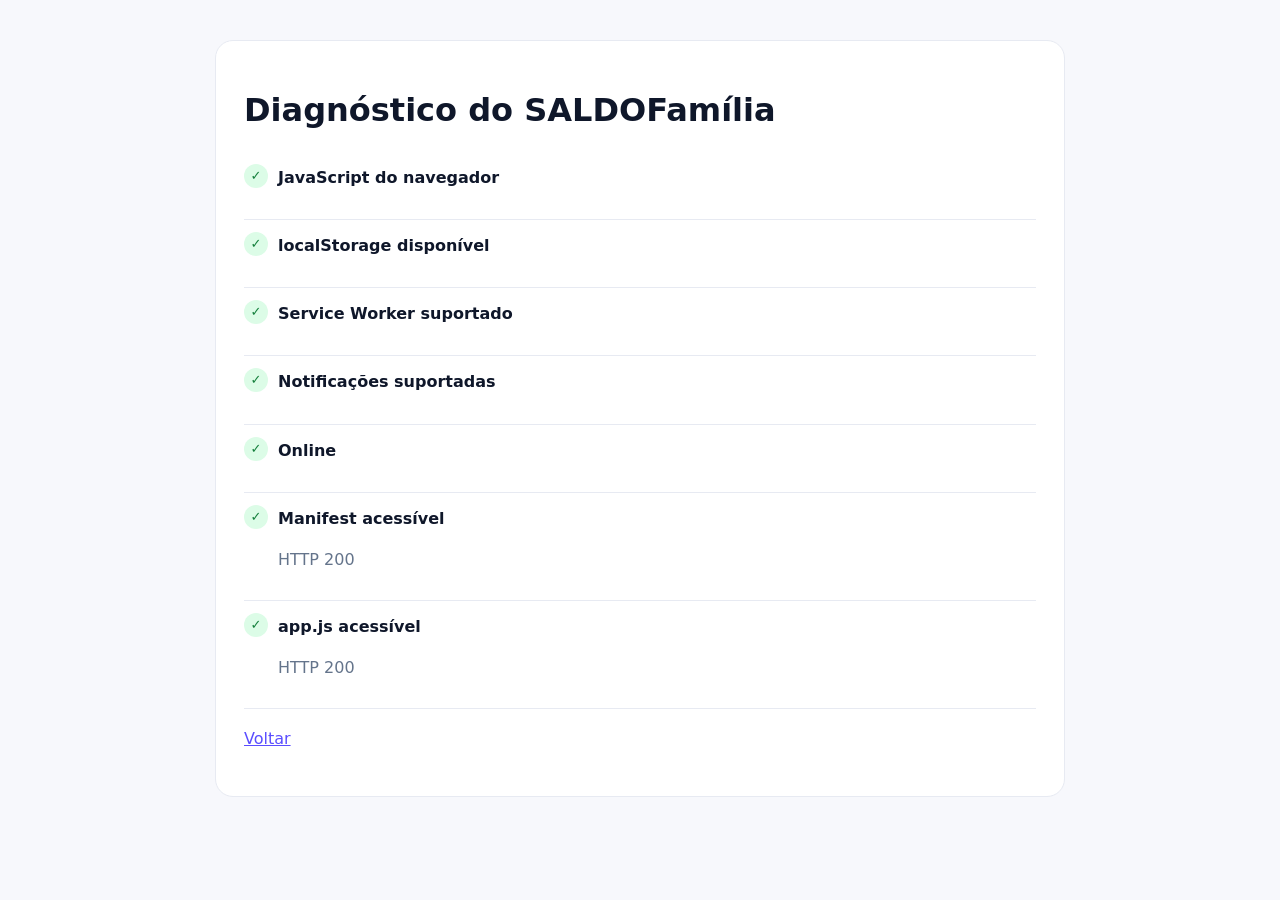
<file: diagnostico.html>
<!doctype html>
<html lang="pt-BR"><head><meta charset="utf-8"><meta name="viewport" content="width=device-width,initial-scale=1">
<title>Diagnóstico - SALDOFamília</title><link rel="stylesheet" href="styles.css"></head>
<body><main class="legal"><h1>Diagnóstico do SALDOFamília</h1><div id="out"></div><p><a href="index.html">Voltar</a></p></main>
<script>
const tests = [];
function t(name, ok, detail=''){ tests.push({name,ok,detail}); }
t('JavaScript do navegador', true);
t('localStorage disponível', (()=>{try{localStorage.setItem('_sf_test','1');localStorage.removeItem('_sf_test');return true}catch{return false}})());
t('Service Worker suportado', 'serviceWorker' in navigator);
t('Notificações suportadas', 'Notification' in window);
t('Online', navigator.onLine);
fetch('manifest.webmanifest').then(r=>t('Manifest acessível',r.ok,`HTTP ${r.status}`)).catch(e=>t('Manifest acessível',false,e.message))
.finally(()=>fetch('app.js').then(r=>t('app.js acessível',r.ok,`HTTP ${r.status}`)).catch(e=>t('app.js acessível',false,e.message))
.finally(()=>setTimeout(render,50)));
function render(){
 out.innerHTML=tests.map(x=>`<div class="security-item"><span class="security-status ${x.ok?'ok':'warn'}">${x.ok?'✓':'!'}</span><div><strong>${x.name}</strong><p class="muted">${x.detail||''}</p></div></div>`).join('');
}
</script></body></html>
</file>
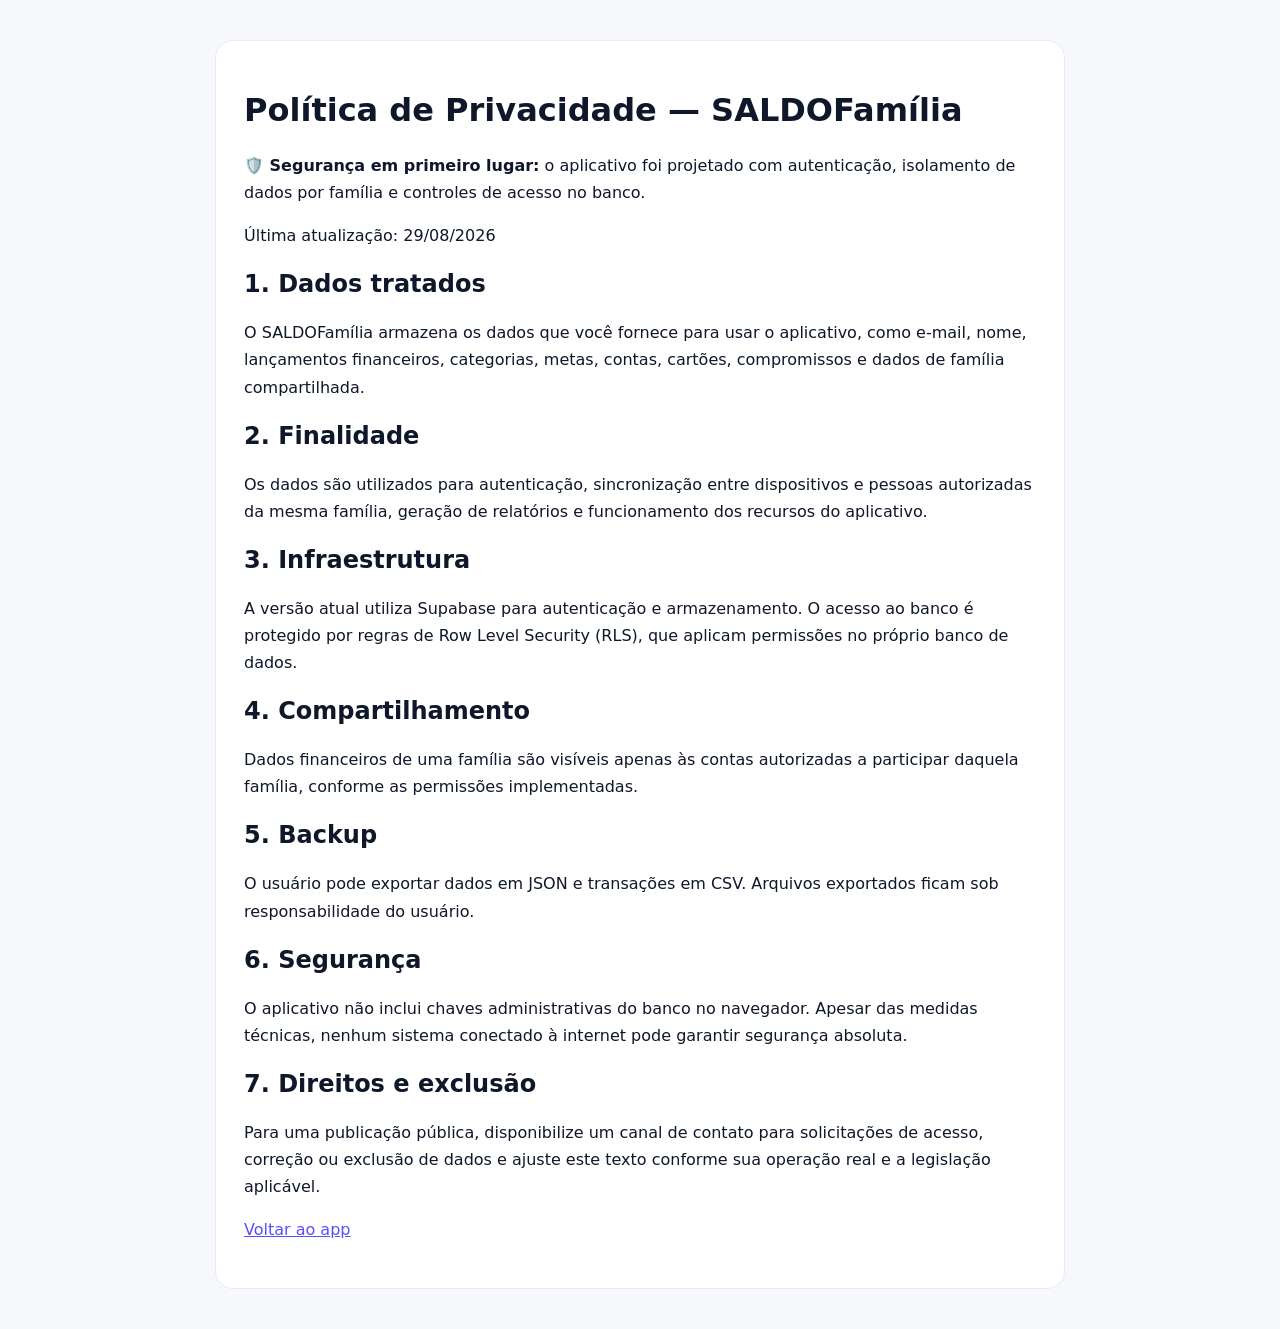
<file: privacy.html>
<!doctype html><html lang="pt-BR"><head><meta charset="utf-8"><meta name="viewport" content="width=device-width,initial-scale=1"><title>Política de Privacidade - SALDOFamília</title><link rel="stylesheet" href="styles.css"></head><body><main class="legal"><h1>Política de Privacidade — SALDOFamília</h1><p><strong>🛡️ Segurança em primeiro lugar:</strong> o aplicativo foi projetado com autenticação, isolamento de dados por família e controles de acesso no banco.</p><p>Última atualização: 29/08/2026</p><h2>1. Dados tratados</h2><p>O SALDOFamília armazena os dados que você fornece para usar o aplicativo, como e-mail, nome, lançamentos financeiros, categorias, metas, contas, cartões, compromissos e dados de família compartilhada.</p><h2>2. Finalidade</h2><p>Os dados são utilizados para autenticação, sincronização entre dispositivos e pessoas autorizadas da mesma família, geração de relatórios e funcionamento dos recursos do aplicativo.</p><h2>3. Infraestrutura</h2><p>A versão atual utiliza Supabase para autenticação e armazenamento. O acesso ao banco é protegido por regras de Row Level Security (RLS), que aplicam permissões no próprio banco de dados.</p><h2>4. Compartilhamento</h2><p>Dados financeiros de uma família são visíveis apenas às contas autorizadas a participar daquela família, conforme as permissões implementadas.</p><h2>5. Backup</h2><p>O usuário pode exportar dados em JSON e transações em CSV. Arquivos exportados ficam sob responsabilidade do usuário.</p><h2>6. Segurança</h2><p>O aplicativo não inclui chaves administrativas do banco no navegador. Apesar das medidas técnicas, nenhum sistema conectado à internet pode garantir segurança absoluta.</p><h2>7. Direitos e exclusão</h2><p>Para uma publicação pública, disponibilize um canal de contato para solicitações de acesso, correção ou exclusão de dados e ajuste este texto conforme sua operação real e a legislação aplicável.</p><p><a href="index.html">Voltar ao app</a></p></main></body></html>
</file>
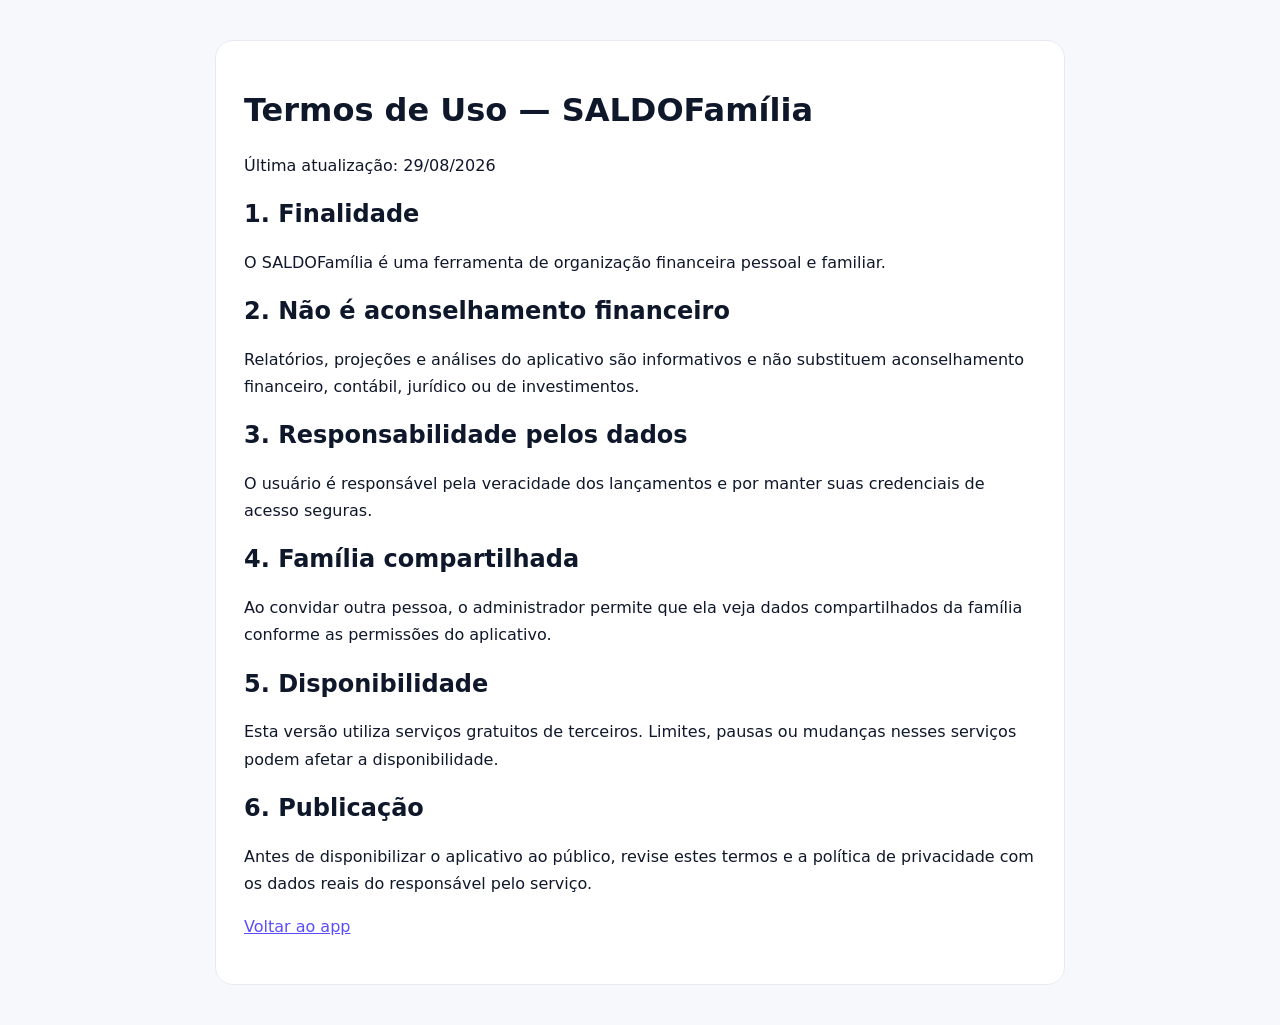
<file: terms.html>
<!doctype html><html lang="pt-BR"><head><meta charset="utf-8"><meta name="viewport" content="width=device-width,initial-scale=1"><title>Termos de Uso - SALDOFamília</title><link rel="stylesheet" href="styles.css"></head><body><main class="legal"><h1>Termos de Uso — SALDOFamília</h1><p>Última atualização: 29/08/2026</p><h2>1. Finalidade</h2><p>O SALDOFamília é uma ferramenta de organização financeira pessoal e familiar.</p><h2>2. Não é aconselhamento financeiro</h2><p>Relatórios, projeções e análises do aplicativo são informativos e não substituem aconselhamento financeiro, contábil, jurídico ou de investimentos.</p><h2>3. Responsabilidade pelos dados</h2><p>O usuário é responsável pela veracidade dos lançamentos e por manter suas credenciais de acesso seguras.</p><h2>4. Família compartilhada</h2><p>Ao convidar outra pessoa, o administrador permite que ela veja dados compartilhados da família conforme as permissões do aplicativo.</p><h2>5. Disponibilidade</h2><p>Esta versão utiliza serviços gratuitos de terceiros. Limites, pausas ou mudanças nesses serviços podem afetar a disponibilidade.</p><h2>6. Publicação</h2><p>Antes de disponibilizar o aplicativo ao público, revise estes termos e a política de privacidade com os dados reais do responsável pelo serviço.</p><p><a href="index.html">Voltar ao app</a></p></main></body></html>
</file>
<file: styles.css>
@import url('styles-base.css');

/* v10 — Login inspirado no visual aprovado */
.auth-screen{
  background:
    radial-gradient(circle at 41% 8%, rgba(230,246,238,.95) 0 44px, transparent 45px),
    radial-gradient(circle at 59% 8%, rgba(235,242,252,.96) 0 56px, transparent 57px),
    linear-gradient(90deg,#e9f5f2 0%,#eff8f7 48%,#edf4fb 100%);
  padding:20px;
}
.auth-card{
  position:relative;
  width:min(326px,calc(100vw - 28px));
  min-height:626px;
  border:1px solid #dce8e6;
  border-radius:18px;
  padding:42px 22px 22px;
  box-shadow:0 18px 48px rgba(15,23,42,.10);
  overflow:hidden;
}
.auth-brand{
  display:flex;
  flex-direction:column;
  align-items:center;
  text-align:center;
  gap:11px;
  margin:0 0 40px;
}
.auth-brand .brand-icon{
  width:48px;
  height:42px;
  border-radius:0;
  background:transparent;
  box-shadow:none;
  color:transparent;
  font-size:0;
  position:relative;
}
.auth-brand .brand-icon::before{
  content:"";
  position:absolute;
  left:14px;
  top:7px;
  width:20px;
  height:20px;
  border-left:3px solid #079447;
  border-top:3px solid #079447;
  transform:rotate(45deg);
  border-radius:2px 0 0 0;
}
.auth-brand .brand-icon::after{
  content:"•••";
  position:absolute;
  left:8px;
  bottom:1px;
  width:32px;
  height:24px;
  border:3px solid #079447;
  border-top:0;
  color:#ffae00;
  letter-spacing:1px;
  font-size:16px;
  line-height:30px;
  font-weight:900;
  background:#fff;
  border-radius:0 0 2px 2px;
}
.auth-brand h1{
  margin:0;
  color:#073b86;
  font-size:24px;
  font-weight:800;
  letter-spacing:-.6px;
}
.auth-brand h1 span{color:#079447;font-weight:700}
.auth-brand p{font-size:0!important;margin:0!important;color:#718096!important}
.auth-brand p::after{
  content:"Controle financeiro familiar";
  font-size:11px;
  color:#718096;
}
.auth-tabs{
  position:relative;
  display:block;
  background:transparent;
  padding:0;
  margin:0 0 14px;
}
.auth-tabs::before{
  content:"Bem-vindo de volta!";
  display:block;
  color:#0b1f3a;
  font-size:15px;
  font-weight:800;
  margin-bottom:8px;
}
.auth-tabs::after{
  content:"Acesse sua conta para continuar cuidando das finanças da sua família.";
  display:block;
  color:#687a8f;
  font-size:10px;
  line-height:1.35;
  padding-right:8px;
}
.auth-tab{
  position:absolute;
  left:0;
  right:0;
  top:255px;
  width:100%;
  min-height:36px;
  border:1px solid #c8d8e7;
  border-radius:7px;
  background:#fff!important;
  color:#073b86!important;
  box-shadow:none!important;
  padding:8px 10px;
  font-size:12px;
  font-weight:700;
  z-index:2;
}
#loginTab.active{display:none}
#signupTab.active{display:none}
#signupTab{font-size:0}
#signupTab::after{content:"Criar nova conta";font-size:12px}
#loginTab{font-size:0}
#loginTab::after{content:"Já tenho uma conta";font-size:12px}
.auth-card:has(#signupTab.active) #loginTab{display:block}
.auth-card:has(#signupTab.active) #signupTab{display:none}
.auth-card:has(#loginTab.active) #signupTab{display:block}
.auth-card:has(#loginTab.active) #loginTab{display:none}
#authForm{display:grid;gap:10px}
#authForm label{gap:5px;color:#0b1f3a;font-size:10px;font-weight:700}
#authForm input{
  min-height:33px;
  border:1px solid #d5dfea;
  border-radius:6px;
  padding:8px 10px;
  font-size:11px;
  color:#0f2742;
  box-shadow:none;
}
#authForm input:focus{border-color:#079447;outline:2px solid rgba(7,148,71,.12)}
#authSubmit{
  order:4;
  min-height:36px;
  border-radius:7px;
  background:#079447;
  border-color:#079447;
  color:#fff;
  font-size:12px;
  padding:8px 12px;
  margin-top:1px;
  box-shadow:none;
}
#authSubmit:hover{background:#057f3c}
#forgotPasswordBtn{
  order:3;
  justify-self:end;
  min-height:auto;
  color:#1d65b7;
  font-size:9px;
  font-weight:500;
  padding:0;
  margin-top:-4px;
}
#openPublicTourBtn{
  order:7;
  position:absolute;
  left:22px;
  right:22px;
  bottom:89px;
  width:auto;
  min-height:36px;
  border:1px solid #71c99d;
  border-radius:7px;
  background:#fff;
  color:#079447;
  font-size:0;
  padding:8px 10px;
}
#openPublicTourBtn::after{content:"Só estou dando uma olhadinha xD";font-size:12px;font-weight:700}
.auth-message{
  order:8;
  min-height:14px;
  font-size:10px;
  margin:0;
}
.security-trust-box{
  position:absolute;
  left:14px;
  right:14px;
  bottom:24px;
  margin:0;
  min-height:38px;
  display:grid;
  place-items:center;
  border:0;
  border-radius:999px 999px 18px 18px/70% 70% 18px 18px;
  background:linear-gradient(90deg,#079447,#10a85b);
  color:#fff;
  padding:9px 14px;
  box-shadow:none;
}
.security-trust-title{
  margin:0;
  color:#fff;
  font-size:0;
  font-weight:700;
}
.security-trust-title::after{content:"🔒 Seus dados protegidos com segurança";font-size:9px}
.security-trust-grid,.security-trust-box small,.auth-note{display:none!important}
body.dark .auth-screen{
  background:linear-gradient(90deg,#0c1a19,#101b26);
}
body.dark .auth-card{background:#111827;border-color:#253444}
body.dark .auth-brand .brand-icon::after{background:#111827}
body.dark .auth-tabs::before,#authForm label{color:#0b1f3a}
body.dark .auth-tabs::before,body.dark #authForm label{color:#e5eef8}
body.dark .auth-tabs::after{color:#9fb0c5}
body.dark .auth-tab,body.dark #openPublicTourBtn{background:#111827!important}
body.dark .security-trust-box{background:linear-gradient(90deg,#06753a,#08944a)}
@media(max-width:480px){
  .auth-screen{padding:10px}
  .auth-card{width:min(326px,100%);min-height:610px;padding:32px 20px 20px}
  .auth-brand{margin-bottom:30px}
  .auth-tab{top:245px}
  #openPublicTourBtn{left:20px;right:20px}
}
</file>
